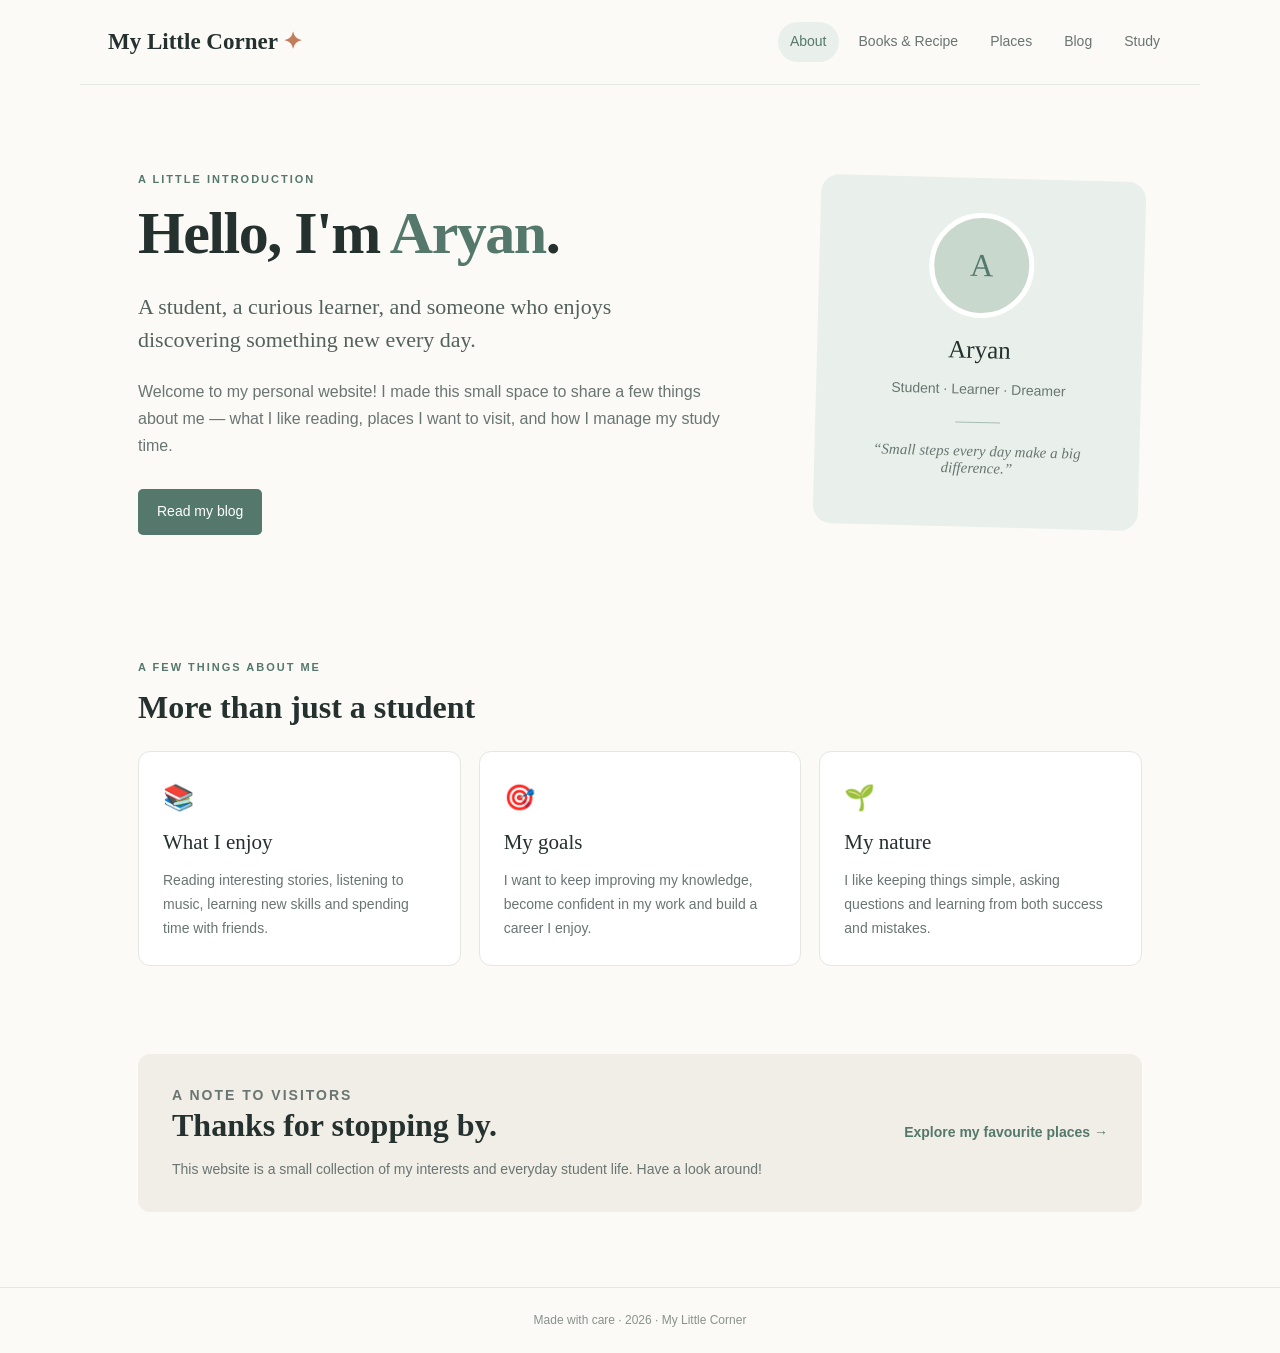
<file: index.html>
<!DOCTYPE html>
<html lang="en">
<head>
  <meta charset="UTF-8"><meta name="viewport" content="width=device-width, initial-scale=1.0, maximum-scale=1.0, user-scalable=no">
  <title>About Me | My Little Corner</title><link rel="stylesheet" href="style.css">
</head>
<body>
<header class="site-header"><a class="brand" href="index.html">My Little Corner<span>✦</span></a>
<button class="menu-toggle" aria-label="Toggle navigation" aria-expanded="false">☰</button>
<nav class="nav"><a class="active" href="index.html">About</a><a href="books-recipe.html">Books & Recipe</a><a href="places.html">Places</a><a href="blog.html">Blog</a><a href="study.html">Study</a></nav></header>
<main class="container">
  <section class="hero">
    <div class="hero-copy"><p class="eyebrow">A LITTLE INTRODUCTION</p><h1>Hello, I'm <span>Aryan</span>.</h1>
    <p class="lead">A student, a curious learner, and someone who enjoys discovering something new every day.</p>
    <p>Welcome to my personal website! I made this small space to share a few things about me — what I like reading, places I want to visit, and how I manage my study time.</p>
    <a class="button" href="blog.html">Read my blog</a></div>
    <div class="profile-card"><div class="avatar">A</div><h2>Aryan</h2><p>Student · Learner · Dreamer</p><div class="mini-line"></div><p class="small">“Small steps every day make a big difference.”</p></div>
  </section>
  <section class="section"><div class="section-heading"><p class="eyebrow">A FEW THINGS ABOUT ME</p><h2>More than just a student</h2></div>
    <div class="three-grid"><article class="info-card"><span class="card-icon">📚</span><h3>What I enjoy</h3><p>Reading interesting stories, listening to music, learning new skills and spending time with friends.</p></article>
    <article class="info-card"><span class="card-icon">🎯</span><h3>My goals</h3><p>I want to keep improving my knowledge, become confident in my work and build a career I enjoy.</p></article>
    <article class="info-card"><span class="card-icon">🌱</span><h3>My nature</h3><p>I like keeping things simple, asking questions and learning from both success and mistakes.</p></article></div>
  </section>
  <section class="note"><div><p class="eyebrow">A NOTE TO VISITORS</p><h2>Thanks for stopping by.</h2><p>This website is a small collection of my interests and everyday student life. Have a look around!</p></div><a class="text-link" href="places.html">Explore my favourite places →</a></section>
</main>
<footer>Made with care · <span id="year"></span> · My Little Corner</footer><script src="script.js"></script>
</body></html>
</file>
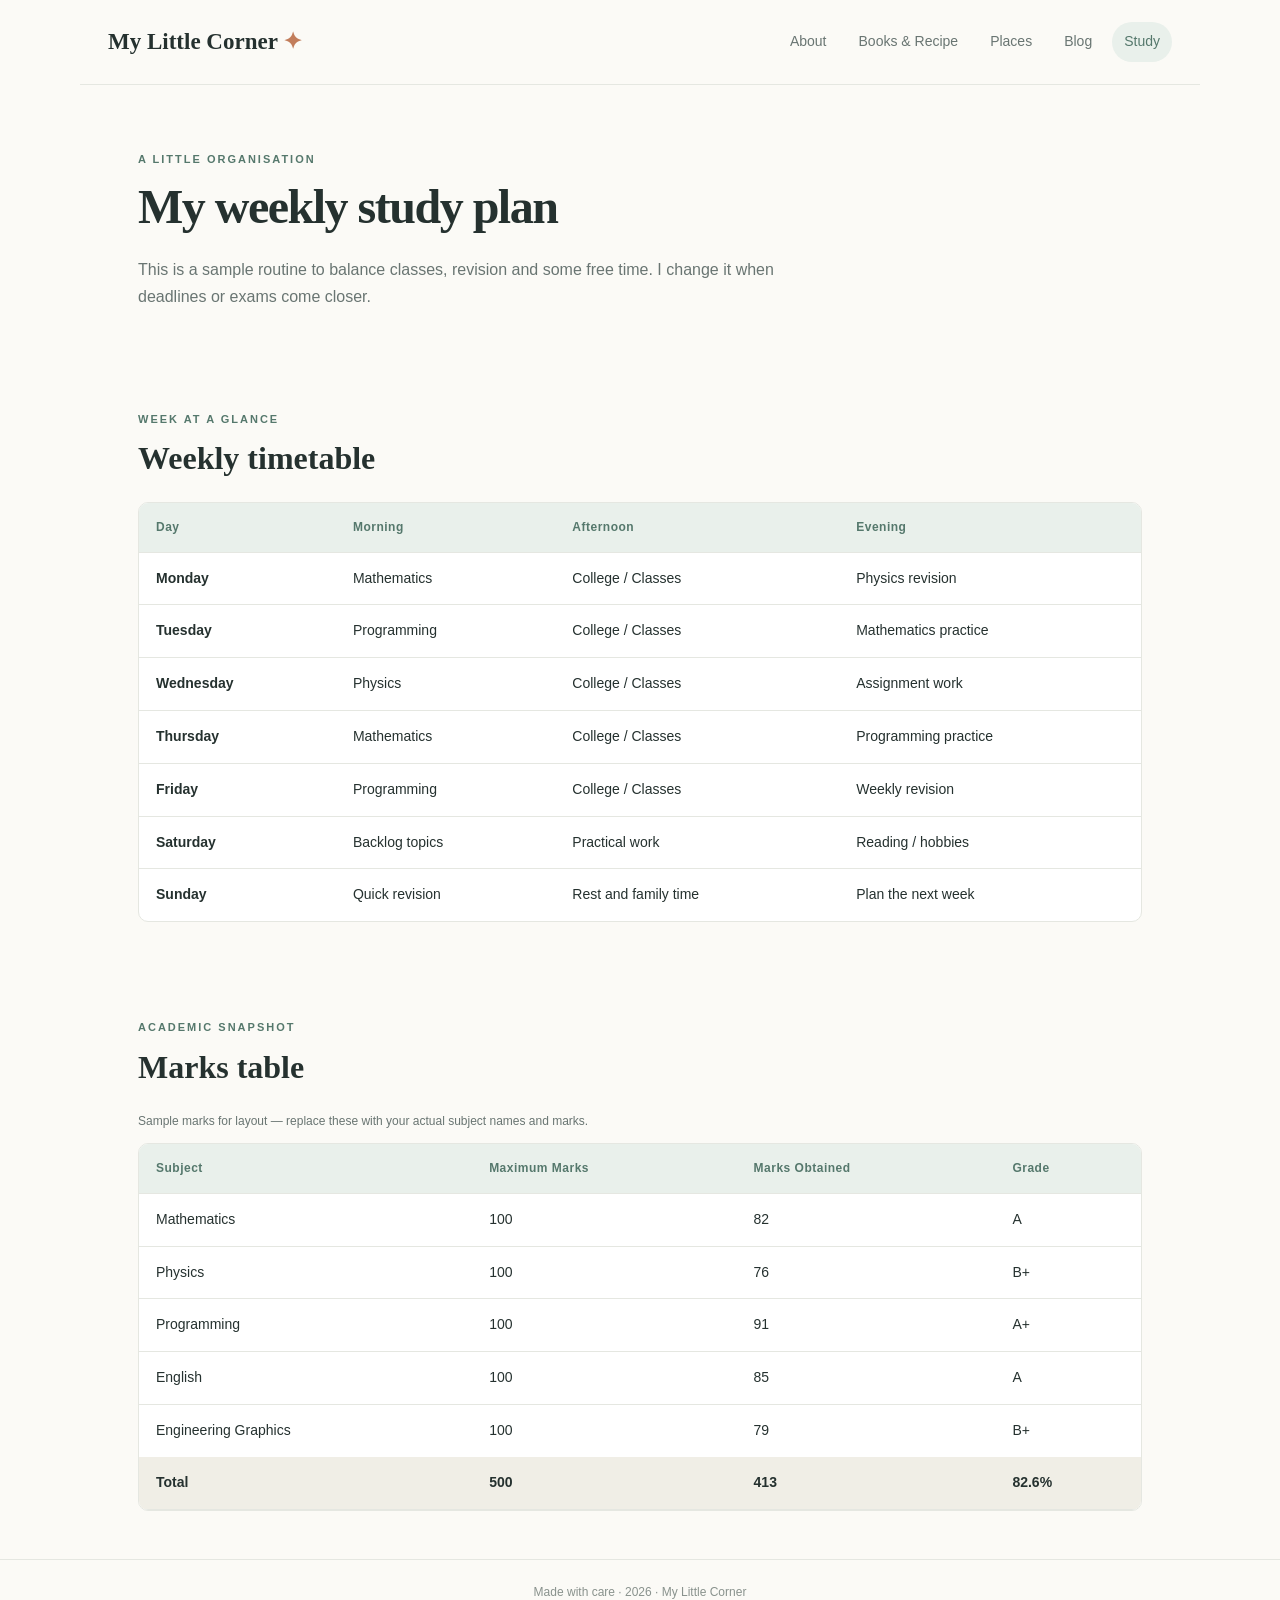
<file: study.html>
<!DOCTYPE html>
<html lang="en"><head><meta charset="UTF-8"><meta name="viewport" content="width=device-width, initial-scale=1.0, maximum-scale=1.0, user-scalable=no"><title>Study Timetable | My Little Corner</title><link rel="stylesheet" href="style.css"></head>
<body><header class="site-header"><a class="brand" href="index.html">My Little Corner<span>✦</span></a><button class="menu-toggle" aria-label="Toggle navigation" aria-expanded="false">☰</button><nav class="nav"><a href="index.html">About</a><a href="books-recipe.html">Books & Recipe</a><a href="places.html">Places</a><a href="blog.html">Blog</a><a class="active" href="study.html">Study</a></nav></header>
<main class="container"><section class="page-intro"><p class="eyebrow">A LITTLE ORGANISATION</p><h1>My weekly study plan</h1><p>This is a sample routine to balance classes, revision and some free time. I change it when deadlines or exams come closer.</p></section>
<section class="section"><div class="section-heading"><p class="eyebrow">WEEK AT A GLANCE</p><h2>Weekly timetable</h2></div><div class="table-wrap"><table><thead><tr><th>Day</th><th>Morning</th><th>Afternoon</th><th>Evening</th></tr></thead><tbody>
<tr><th>Monday</th><td>Mathematics</td><td>College / Classes</td><td>Physics revision</td></tr><tr><th>Tuesday</th><td>Programming</td><td>College / Classes</td><td>Mathematics practice</td></tr><tr><th>Wednesday</th><td>Physics</td><td>College / Classes</td><td>Assignment work</td></tr><tr><th>Thursday</th><td>Mathematics</td><td>College / Classes</td><td>Programming practice</td></tr><tr><th>Friday</th><td>Programming</td><td>College / Classes</td><td>Weekly revision</td></tr><tr><th>Saturday</th><td>Backlog topics</td><td>Practical work</td><td>Reading / hobbies</td></tr><tr><th>Sunday</th><td>Quick revision</td><td>Rest and family time</td><td>Plan the next week</td></tr>
</tbody></table></div></section>
<section class="section"><div class="section-heading"><p class="eyebrow">ACADEMIC SNAPSHOT</p><h2>Marks table</h2></div><p class="muted small">Sample marks for layout — replace these with your actual subject names and marks.</p><div class="table-wrap"><table class="marks-table"><thead><tr><th>Subject</th><th>Maximum Marks</th><th>Marks Obtained</th><th>Grade</th></tr></thead><tbody><tr><td>Mathematics</td><td>100</td><td>82</td><td>A</td></tr><tr><td>Physics</td><td>100</td><td>76</td><td>B+</td></tr><tr><td>Programming</td><td>100</td><td>91</td><td>A+</td></tr><tr><td>English</td><td>100</td><td>85</td><td>A</td></tr><tr><td>Engineering Graphics</td><td>100</td><td>79</td><td>B+</td></tr></tbody><tfoot><tr><th>Total</th><th>500</th><th>413</th><th>82.6%</th></tr></tfoot></table></div></section>
</main><footer>Made with care · <span id="year"></span> · My Little Corner</footer><script src="script.js"></script></body></html>
</file>
<file: style.css>
:root{--ink:#25312f;--muted:#697572;--paper:#fbfaf6;--green:#55786c;--pale:#e9f0eb;--line:#e5e7e1;--accent:#c27d5b}
*{box-sizing:border-box}html{scroll-behavior:smooth}body{margin:0;background:var(--paper);color:var(--ink);font-family:Arial,Helvetica,sans-serif;line-height:1.7}
.site-header{max-width:1120px;margin:auto;padding:22px 28px;display:flex;align-items:center;justify-content:space-between;gap:20px;border-bottom:1px solid var(--line)}
.brand{font-family:Georgia,serif;font-size:23px;font-weight:bold;color:var(--ink);text-decoration:none;white-space:nowrap}.brand span{color:var(--accent);padding-left:5px}
.nav{display:flex;gap:8px;flex-wrap:wrap}.nav a{color:var(--muted);text-decoration:none;padding:8px 12px;border-radius:20px;font-size:14px}.nav a:hover,.nav a.active{background:var(--pale);color:var(--green)}
.menu-toggle{display:none;border:1px solid var(--line);background:white;border-radius:8px;padding:7px 11px;font-size:20px;color:var(--ink)}
.container{max-width:1060px;margin:0 auto;padding:0 28px}.hero{display:grid;grid-template-columns:1.5fr .8fr;gap:70px;align-items:center;padding:85px 0 75px}.eyebrow{font-size:11px;letter-spacing:2px;font-weight:bold;color:var(--green);margin:0 0 12px}.hero h1,.page-intro h1{font: bold clamp(38px,6vw,60px)/1.12 Georgia,serif;letter-spacing:-1.5px;margin:0 0 22px}.hero h1 span{color:var(--green)}.lead{font:22px/1.5 Georgia,serif;color:#53625d;max-width:570px}.hero-copy>p:not(.eyebrow):not(.lead){max-width:590px;color:var(--muted)}
.profile-card{background:var(--pale);border-radius:18px;padding:35px 25px;text-align:center;transform:rotate(1.5deg)}.avatar{width:105px;height:105px;border-radius:50%;margin:0 auto 18px;background:#c9d8cd;color:var(--green);display:grid;place-items:center;font:32px Georgia,serif;border:5px solid white}.profile-card h2{font:25px Georgia,serif;margin:0}.profile-card p{color:var(--muted);font-size:14px}.mini-line{height:1px;width:45px;background:#a8bdb0;margin:20px auto}.profile-card .small{font:italic 15px Georgia,serif}
.button{display:inline-block;margin-top:14px;background:var(--green);color:white;text-decoration:none;padding:11px 19px;border-radius:5px;font-size:14px}.button:hover{background:#3e6255}
.section{padding:48px 0}.section-heading{margin-bottom:25px}.section-heading h2,.note h2,.recipe-content h2{font: bold 32px Georgia,serif;margin:0}.three-grid{display:grid;grid-template-columns:repeat(3,1fr);gap:18px}.info-card{border:1px solid var(--line);border-radius:12px;padding:24px;background:#fff}.card-icon{font-size:25px}.info-card h3{font:21px Georgia,serif;margin:12px 0 5px}.info-card p,.note p{font-size:14px;color:var(--muted);margin-bottom:0}
.note{margin:40px 0 75px;background:#f0eee6;padding:30px 34px;border-radius:12px;display:flex;justify-content:space-between;align-items:center;gap:20px}.text-link{color:var(--green);font-weight:bold;text-decoration:none;font-size:14px}.text-link:hover{text-decoration:underline}
.page-intro{padding:65px 0 35px;max-width:720px}.page-intro h1{font-size:48px}.page-intro>p:last-child{color:var(--muted);max-width:650px}
.book-grid{display:grid;grid-template-columns:repeat(3,1fr);gap:22px}.book-card{display:flex;flex-direction:column;gap:16px}.book-cover{height:220px;border-radius:7px;box-shadow:0 8px 18px #24342b1c;display:flex;flex-direction:column;justify-content:center;align-items:center;color:white;text-align:center;font: bold 26px/1.1 Georgia,serif;letter-spacing:1px}.book-cover small{font:10px Arial;letter-spacing:2px;margin-top:20px}.cover-one{background:linear-gradient(145deg,#a77b43,#d2b77f)}.cover-two{background:linear-gradient(145deg,#315d65,#91b1a3)}.cover-three{background:linear-gradient(145deg,#8b4d37,#d48a60)}.book-card h3{font:22px Georgia,serif;margin:0}.book-card p{font-size:14px;color:var(--muted);margin:3px 0}.muted{color:var(--muted)!important}.recipe{display:grid;grid-template-columns:.85fr 1.15fr;gap:35px;align-items:start;margin:35px 0 70px;padding-top:35px;border-top:1px solid var(--line)}.recipe-photo img{width:100%;height:100%;max-height:530px;object-fit:cover;border-radius:10px}.recipe-content h2{margin-bottom:10px}.recipe-content h3{font:20px Georgia,serif;margin:22px 0 5px}.recipe-content li{padding:3px 0;color:#59645f;font-size:14px}
.place-grid{display:grid;grid-template-columns:repeat(3,1fr);gap:20px;margin:15px 0 20px}.place-card{background:white;border:1px solid var(--line);border-radius:12px;overflow:hidden}.place-card img{width:100%;height:205px;object-fit:cover;display:block}.place-copy{padding:20px}.tag{font-size:10px;letter-spacing:1.4px;color:var(--green);font-weight:bold}.place-copy h2{font:24px Georgia,serif;margin:7px 0}.place-copy p{font-size:14px;color:var(--muted);margin:0}.image-note{font-size:12px;color:#8a928e;margin:20px 0 70px}
.article-layout{display:grid;grid-template-columns:minmax(0,2.2fr) minmax(210px,.8fr);gap:50px;padding-bottom:70px}.blog-article{background:white;border:1px solid var(--line);border-radius:12px;padding:35px}.article-header h2{font: bold 34px/1.2 Georgia,serif;margin:12px 0}.article-header p{font-size:12px}.article-image{width:100%;height:270px;object-fit:cover;border-radius:8px;margin:18px 0}.blog-article p{font-size:15px;color:#59645f}.blog-article h3{font:23px Georgia,serif;margin:25px 0 5px;color:var(--ink)}.article-signoff{font:italic 17px Georgia,serif!important}.sidebar{background:var(--pale);padding:25px;border-radius:10px;align-self:start}.sidebar h3{font:21px Georgia,serif;margin:0 0 8px}.sidebar p{font-size:14px;color:var(--muted)}.sidebar hr{border:0;border-top:1px solid #d4dfd7;margin:25px 0}
.table-wrap{overflow-x:auto;border:1px solid var(--line);border-radius:10px;background:white}table{width:100%;border-collapse:collapse;min-width:620px;text-align:left;font-size:14px}th,td{padding:14px 17px;border-bottom:1px solid var(--line)}thead th{background:var(--pale);color:var(--green);font-size:12px;letter-spacing:.5px}tbody th{font-weight:bold}tbody tr:last-child td,tbody tr:last-child th{border-bottom:0}tbody tr:hover{background:#fafbf8}tfoot th{background:#f0eee6;color:var(--ink)}.small{font-size:12px}
footer{text-align:center;border-top:1px solid var(--line);padding:22px;color:#89928d;font-size:12px}
@media(max-width:760px){.site-header{padding:16px 20px;flex-wrap:wrap}.menu-toggle{display:block}.nav{display:none;width:100%;flex-direction:column;gap:2px;padding-top:10px}.nav.open{display:flex}.nav a{padding:9px 12px}.container{padding:0 20px}.hero{grid-template-columns:1fr;gap:35px;padding:55px 0}.profile-card{max-width:340px;margin:auto;width:100%}.three-grid,.book-grid,.place-grid{grid-template-columns:1fr}.book-card{display:grid;grid-template-columns:120px 1fr;align-items:center}.book-cover{height:165px;font-size:18px}.recipe{grid-template-columns:1fr}.recipe-photo img{max-height:260px}.page-intro{padding:48px 0 25px}.page-intro h1{font-size:39px}.article-layout{grid-template-columns:1fr;gap:20px}.blog-article{padding:22px}.article-header h2{font-size:29px}.article-image{height:210px}.note{display:block;padding:25px;margin:30px 0 55px}.note .text-link{display:inline-block;margin-top:18px}.section{padding:35px 0}}
</file>
